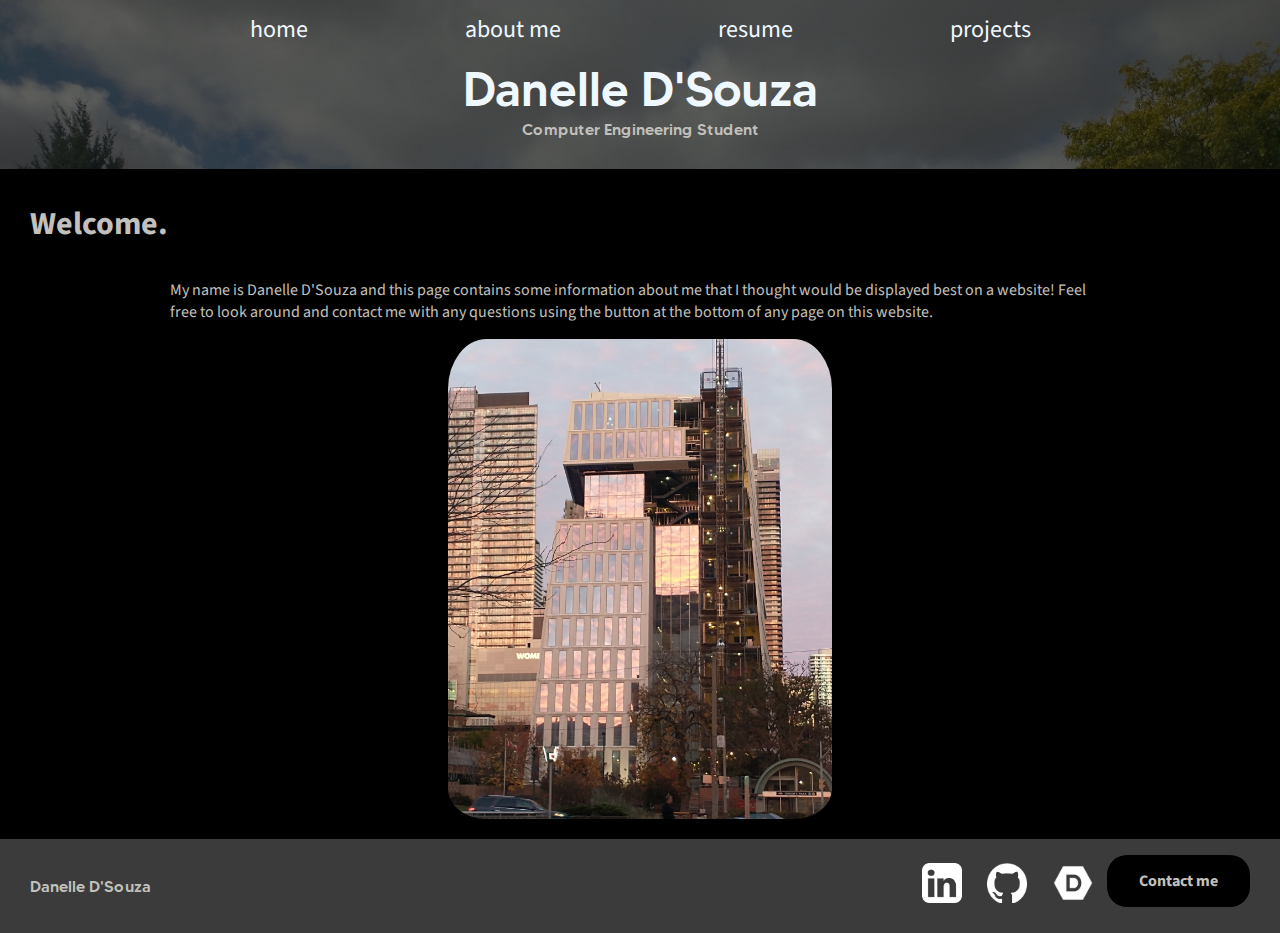
<file: index.html>
<!DOCTYPE html>

<head>
    <title>Danelle D'Souza</title>
    <link rel="icon" type="image/x-icon" href="/Images/Site_Logo_Transparent.png">
    <meta name="description"
        content="Welcome to my personal page! Here you can find my resume and the projects I'm currently working on.">
    <link rel="stylesheet" href="stylesheet.css">
</head>

<body>
    <!-- The buttons at the top of the page for navigation-->
    <header class="main-header">
        <nav class="nav main-nav">
            <ul>
                <li><a href=index.html>home</a></li>
                <li><a href=about.html>about me</a></li>
                <li><a href=resume.html>resume</a></li>
                <li><a href=projects.html>projects</a></li>
            </ul>
        </nav>
        <h1 class="title larger_title">Danelle D'Souza</h1>
        <h4 class="subtitle">Computer Engineering Student</h4>
    </header>
    <section>
        <h2 class="section_title container">Welcome.</h2>
        <p class="content container">My name is Danelle D'Souza and this page contains some information about me that I
            thought would be displayed best on a website! Feel free to look around and contact me with any questions
            using the button at the bottom of any page on this website.</p>
    </section>

    <img class="homepage-image" src="Images/Homepage.jpg">

    <footer class="main-footer">
        <div class="main-footer-container">
            <h4 class="title">Danelle D'Souza</h4>
            <ul class="footer-nav">
                <li class="nav">
                    <a href="https://www.linkedin.com/in/danelle-dsouza/" target="_blank"><img
                            src="Images/white_linkedin_logo.png" width="40" height="40" /></a>
                </li>
                <li class="nav">
                    <a href="https://github.com/dan-elle" target="_blank"> <img src="Images/github-mark-white.png"
                            width="40" height="40" /></a>
                </li>
                <li class="nav">
                    <a href="https://devpost.com/dan-yell" target="_blank" class="devpost"> <img
                            src="Images/devpost-logo.png" width="40" height="40" /></a>
                </li>
                <button class="contact-button" type="button">
                    <a class="email-link" href="mailto: danelledbd@gmail.com">Contact me</a></button>
            </ul>
        </div>
    </footer>
</body>

</html>
</file>
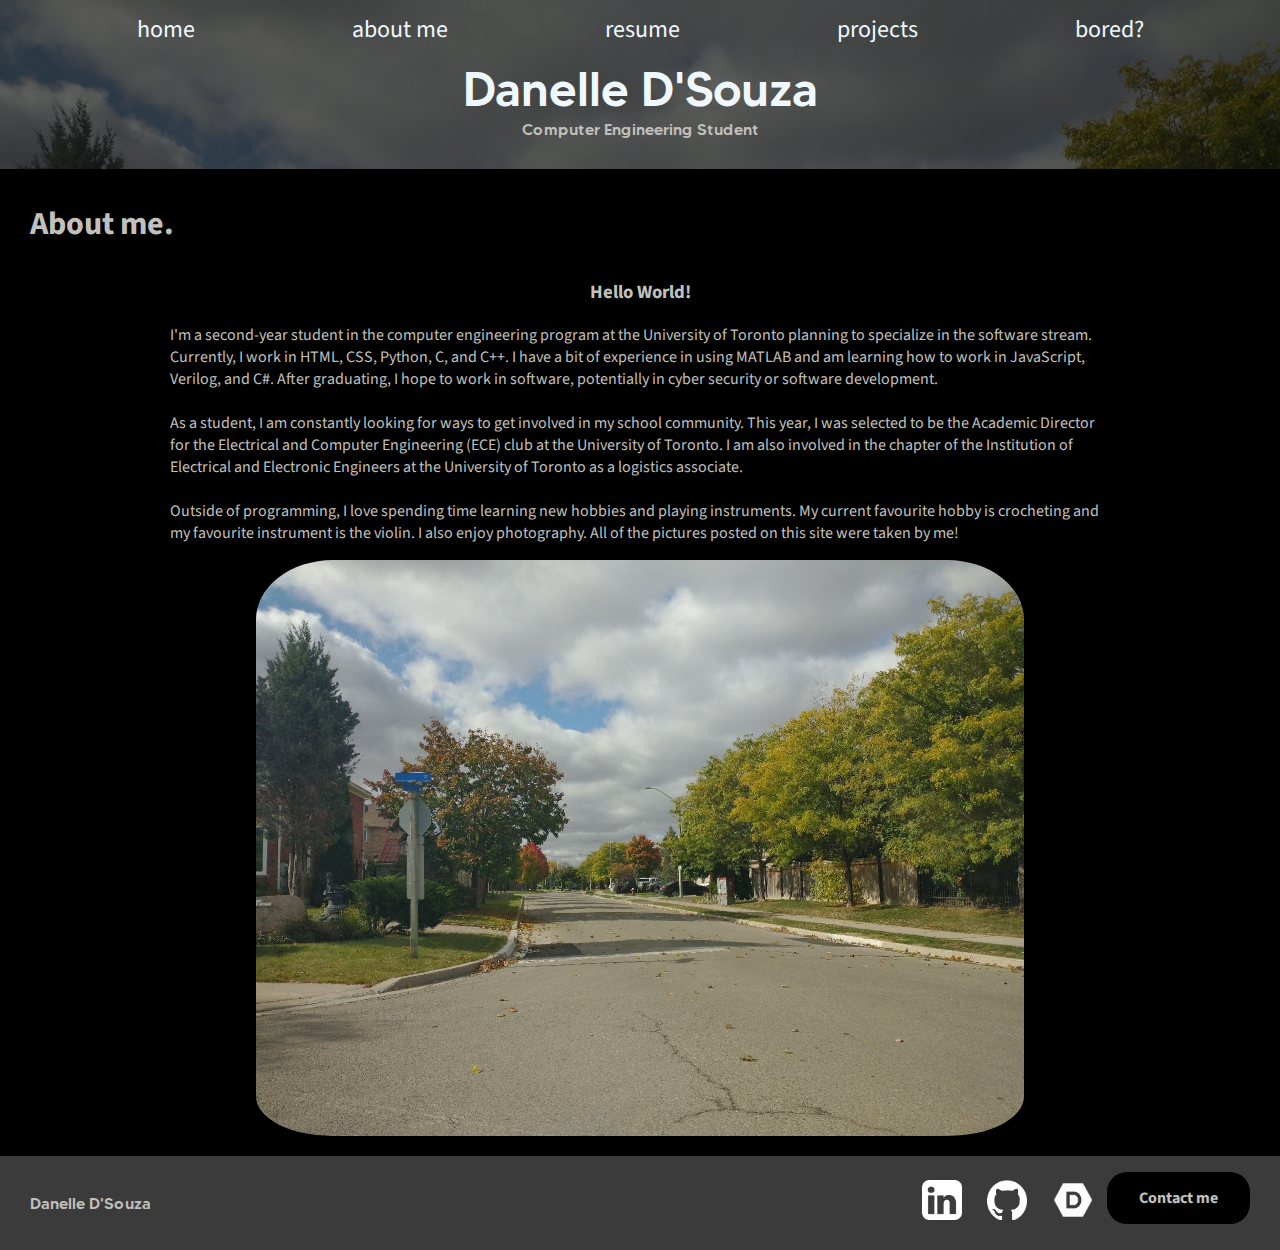
<file: about.html>
<!DOCTYPE html>

<head>
    <title>Danelle D'Souza | about me</title>
    <link rel="icon" type="image/x-icon" href="/Images/Site_Logo_Transparent.png">
    <meta name="description"
        content="Welcome to my personal page! Here you can find my resume and the projects I'm currently working on.">
    <link rel="stylesheet" href="stylesheet.css">
</head>

<body>
    <!-- The buttons at the top of the page for navigation-->
    <header class="main-header">
        <nav class="nav main-nav">
            <ul>
                <li><a href=index.html>home</a></li>
                <li><a href=about.html>about me</a></li>
                <li><a href=resume.html>resume</a></li>
                <li><a href=projects.html>projects</a></li>
                <li><a href=bored.html>bored?</a></li>
            </ul>
        </nav>
        <h1 class="title larger_title">Danelle D'Souza</h1>
        <h4 class="subtitle">Computer Engineering Student</h4>
    </header>
    <section>
        <h2 class="section_title container">About me.</h2>
        <h3 class="popout_text container">Hello World!</h3>
        <p class="content container">I'm a second-year student in the computer engineering program at the University of
            Toronto planning to specialize in the software stream. Currently, I work in HTML, CSS, Python, C, and C++. I
            have
            a bit of experience in using MATLAB and am learning how to work in JavaScript, Verilog, and C#. After
            graduating, I hope to
            work in software, potentially in cyber security or software development.<br> <br>
            As a student, I am constantly looking for ways to get involved in my school community. This year, I was
            selected to be the Academic Director for the Electrical and Computer Engineering (ECE) club at the
            University of Toronto. I am also involved in the chapter of the Institution of Electrical and Electronic
            Engineers at the University of Toronto as a logistics associate.<br> <br>
            Outside of programming, I love spending time learning new hobbies and playing instruments. My current
            favourite hobby is crocheting and my favourite instrument is the violin. I also enjoy photography. All of
            the pictures posted on this site were taken by me!</p>
        <!--Filler Image-->
        <img class="about-me-image" src="Images/Edited_Header.jpg">
    </section>
</body>

<footer class="main-footer">
    <div class="main-footer-container">
        <h4 class="title">Danelle D'Souza</h4>
        <ul class="footer-nav">
            <li class="nav">
                <a href="https://www.linkedin.com/in/danelle-dsouza/" target="_blank"><img
                        src="Images/white_linkedin_logo.png" width="40" height="40" /></a>
            </li>
            <li class="nav">
                <a href="https://github.com/dan-elle" target="_blank"> <img src="Images/github-mark-white.png"
                        width="40" height="40" /></a>
            </li>
            <li class="nav">
                <a href="https://devpost.com/dan-yell" target="_blank" class="devpost"> <img
                        src="Images/devpost-logo.png" width="40" height="40" /></a>
            </li>
            <button class="contact-button" type="button">
                <a class="email-link" href="mailto: danelledbd@gmail.com">Contact me</a></button>
        </ul>
    </div>
</footer>

</html>
</file>
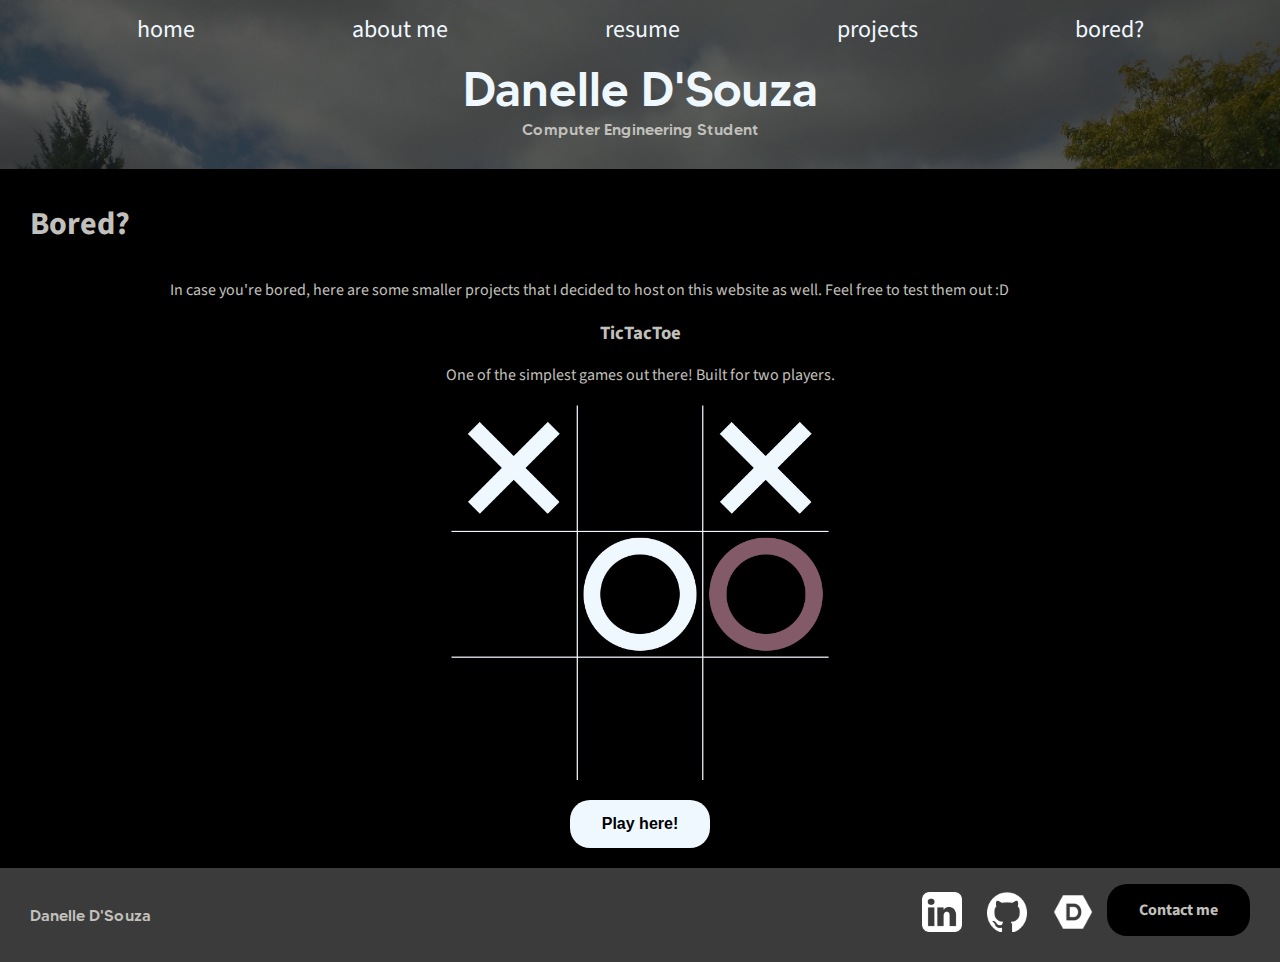
<file: bored.html>
<!DOCTYPE html>

<head>
    <title>Danelle D'Souza | bored?</title>
    <link rel="icon" type="image/x-icon" href="/Images/Site_Logo_Transparent.png">
    <meta name="description"
        content="Welcome to my personal page! Here you can find my resume and the projects I'm currently working on.">
    <meta charset="UTF-8">
    <meta name="viewport" content="width=device-width, initial-scale=1.0">
    <link rel="stylesheet" href="stylesheet.css">

</head>

<body>
    <!-- The buttons at the top of the page for navigation-->
    <header class="main-header">
        <nav class="nav main-nav">
            <ul>
                <li><a href=index.html>home</a></li>
                <li><a href=about.html>about me</a></li>
                <li><a href=resume.html>resume</a></li>
                <li><a href=projects.html>projects</a></li>
                <li><a href=bored.html>bored?</a></li>
            </ul>
        </nav>
        <h1 class="title larger_title">Danelle D'Souza</h1>
        <h4 class="subtitle">Computer Engineering Student</h4>
    </header>
    <section>
        <h2 class="section_title container">Bored?</h2>
        <p class="content container">In case you're bored, here are some smaller projects that I decided to host on this
            website as well. Feel free to test them out :D</p>
    </section>
    <section>
        <h3 class="popout_text container">TicTacToe</h3>
        <p class="content-center container">One of the simplest games out there! Built for two players.</p>
        <img class="tictactoe-image" src="Images/ticTacToe.png">
        <div class="bored-buttons-container">
            <button class="bored-buttons" type="button" onclick="window.location.href='tictactoe.html';">
                Play here!
            </button>
        </div>
    </section>

</body>
<footer class="main-footer">
    <div class="main-footer-container">
        <h4 class="title">Danelle D'Souza</h4>
        <ul class="footer-nav">
            <li class="nav">
                <a href="https://www.linkedin.com/in/danelle-dsouza/" target="_blank"><img
                        src="Images/white_linkedin_logo.png" width="40" height="40" /></a>
            </li>
            <li class="nav">
                <a href="https://github.com/dan-elle" target="_blank"> <img src="Images/github-mark-white.png"
                        width="40" height="40" /></a>
            </li>
            <li class="nav">
                <a href="https://devpost.com/dan-yell" target="_blank" class="devpost"> <img
                        src="Images/devpost-logo.png" width="40" height="40" /></a>
            </li>
            <button class="contact-button" type="button">
                <a class="email-link" href="mailto: danelledbd@gmail.com">Contact me</a></button>
        </ul>
    </div>
</footer>

</html>
</file>
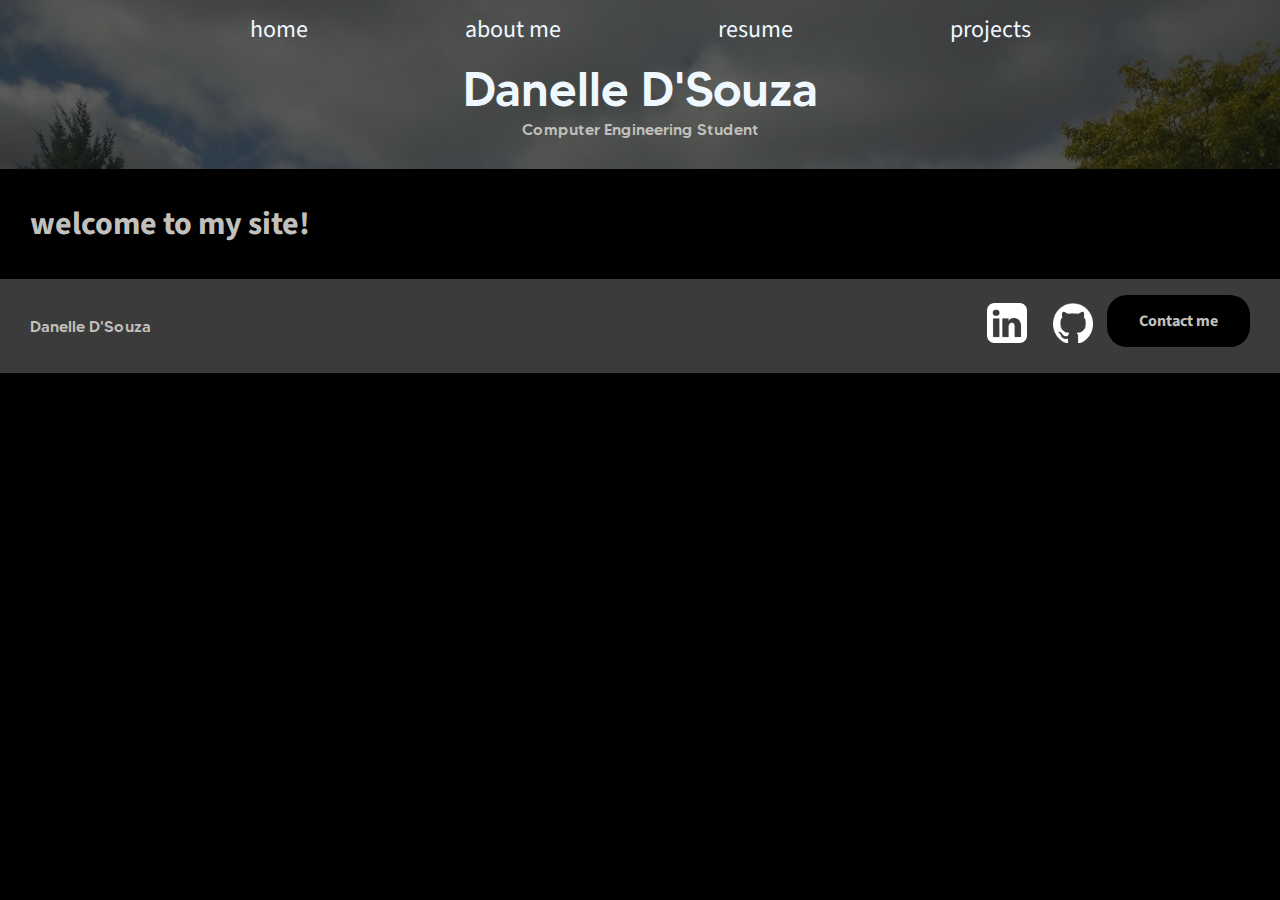
<file: homepage.html>
<!DOCTYPE html>

<head>
    <title>Danelle D'Souza</title>
    <meta name="description"
        content="Welcome to my personal page! Here you can find my resume and the projects I'm currently working on.">
    <link rel="stylesheet" href="stylesheet.css">
</head>

<body>
    <!-- The buttons at the top of the page for navigation-->
    <header class="main-header">
        <nav class="nav main-nav">
            <ul>
                <li><a href=homepage.html>home</a></li>
                <li><a href=about.html>about me</a></li>
                <li><a href=resume.html>resume</a></li>
                <li><a href=projects.html>projects</a></li>
            </ul>
        </nav>
        <h1 class="title larger_title">Danelle D'Souza</h1>
        <h4 class="subtitle">Computer Engineering Student</h4>
    </header>
    <section>
        <h2 class="section_title container">welcome to my site!</h2>
    </section>
    <!--Make sure to add your header-->
    <footer class="main-footer">
        <div class="main-footer-container">
            <h4 class="title">Danelle D'Souza</h4>
            <ul class="footer-nav">
                <li class="nav">
                    <a href="https://www.linkedin.com/in/danelle-dsouza/" target="_blank"><img
                            src="Images/white_linkedin_logo.png" width="40" height="40" /></a>
                </li>
                <li class="nav">
                    <a href="https://github.com/dan-elle" target="_blank"> <img src="Images/github-mark-white.png"
                            width="40" height="40" /></a>
                </li>
                <button class="contact-button" type="button">
                    <a class="email-link" href="mailto: danelledbd@gmail.com">Contact me</a></button>
            </ul>
        </div>
    </footer>
</body>

</html>
</file>
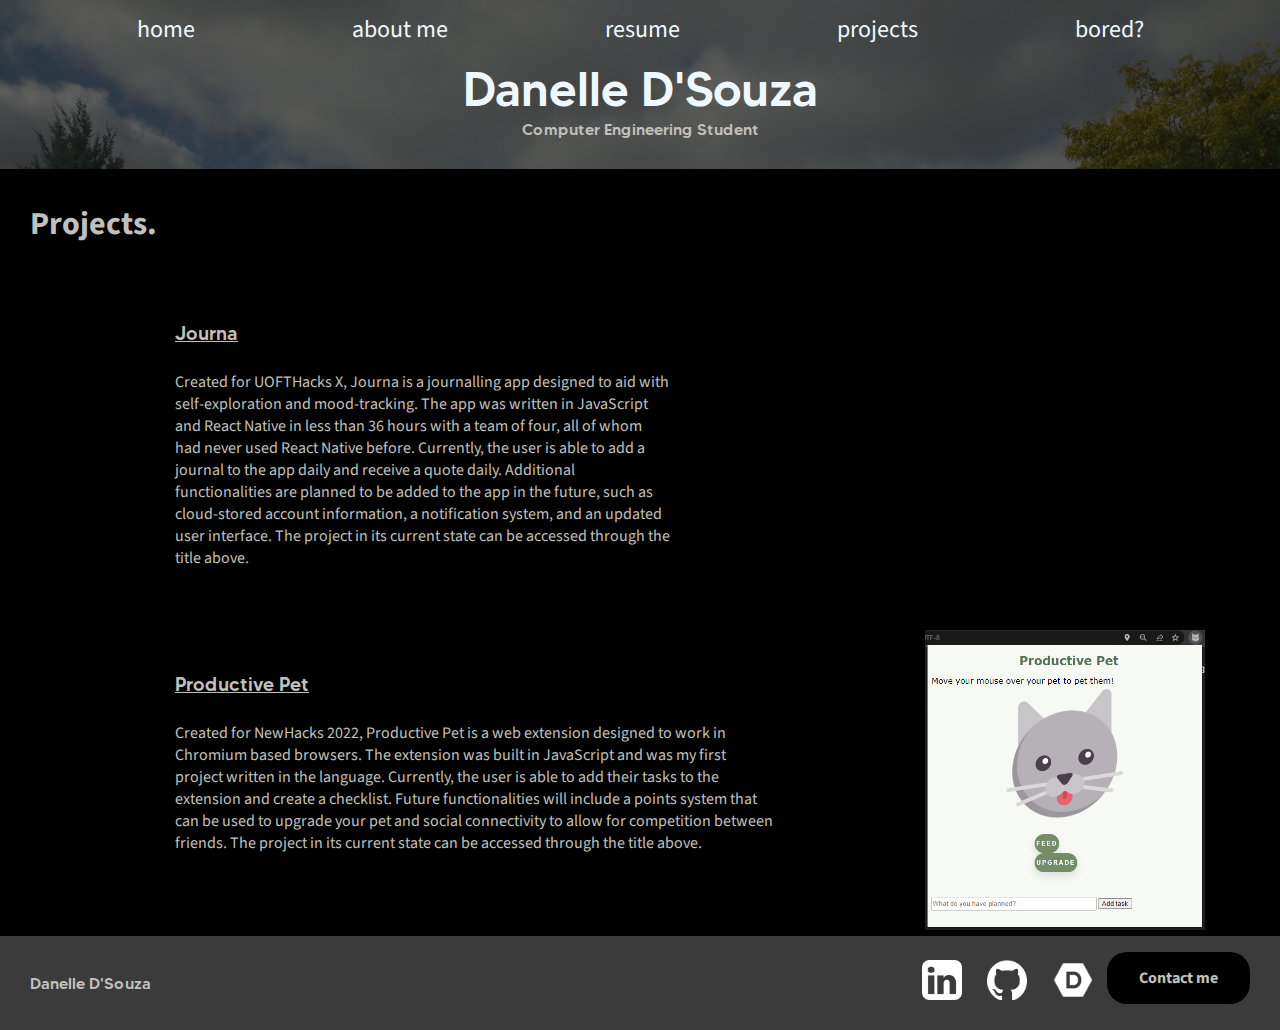
<file: projects.html>
<!DOCTYPE html>

<head>
    <title>Danelle D'Souza | projects</title>
    <link rel="icon" type="image/x-icon" href="/Images/Site_Logo_Transparent.png">
    <meta name="description"
        content="Welcome to my personal page! Here you can find my resume and the projects I'm currently working on.">
    <link rel="stylesheet" href="stylesheet.css">
</head>

<body>
    <!-- The buttons at the top of the page for navigation-->
    <header class="main-header">
        <nav class="nav main-nav">
            <ul>
                <li><a href=index.html>home</a></li>
                <li><a href=about.html>about me</a></li>
                <li><a href=resume.html>resume</a></li>
                <li><a href=projects.html>projects</a></li>
                <li><a href=bored.html>bored?</a></li>
            </ul>
        </nav>
        <h1 class="title larger_title">Danelle D'Souza</h1>
        <h4 class="subtitle">Computer Engineering Student</h4>
    </header>
    <h2 class="section_title container">Projects.</h2>
    <section class="projects">
        <div class="project_content">
            <a href="https://devpost.com/software/journa" target="_blank">
                <h4 class="project_title">Journa</h4>
            </a>
            <p>Created for UOFTHacks X, Journa is a journalling app designed to aid with
                self-exploration and mood-tracking. The app was written in JavaScript and React Native in less than 36
                hours with a team of four, all of whom had never used React Native before. Currently, the user is able
                to add a journal to the app daily and receive a quote daily. Additional functionalities are planned
                to be added to the app in the future, such as cloud-stored account information, a notification system,
                and an updated user interface. The project in its current state can be accessed through the title above.
            </p>
        </div>
        <div class="project_image">
            <iframe width="560" height="315" src="https://www.youtube-nocookie.com/embed/ZxpiiPy_fbw"
                    title="YouTube video player" frameborder="0"
                    allow="accelerometer; autoplay; clipboard-write; encrypted-media; gyroscope; picture-in-picture; web-share"
                    allowfullscreen></iframe>
        </div>
    </section>
    <section class="projects">
        <div class="project_content">
            <a href="https://devpost.com/software/journa" target="_blank">
                <h4 class="project_title">Productive Pet</h4>
            </a>
            <p>Created for NewHacks 2022, Productive Pet is a web extension designed to work in Chromium based browsers.
                The extension was built in JavaScript and was my first project written in the language. Currently, the
                user is able to add their tasks to the extension and create a checklist. Future functionalities will
                include a points system that can be used to upgrade your pet and social connectivity to allow for
                competition between friends. The project in its current state can be accessed through the title above.</p>
        </div>
        <div class="project_image project_screenshot">
            <img src="Images/productive_pet.png" height ="300">
        </div>
    </section>
</body>

<footer class="main-footer">
    <div class="main-footer-container">
        <h4 class="title">Danelle D'Souza</h4>
        <ul class="footer-nav">
            <li class="nav">
                <a href="https://www.linkedin.com/in/danelle-dsouza/" target="_blank"><img
                        src="Images/white_linkedin_logo.png" width="40" height="40" /></a>
            </li>
            <li class="nav">
                <a href="https://github.com/dan-elle" target="_blank"> <img src="Images/github-mark-white.png"
                        width="40" height="40" /></a>
            </li>
            <li class="nav">
                <a href="https://devpost.com/dan-yell" target="_blank" class="devpost"> <img
                        src="Images/devpost-logo.png" width="40" height="40" /></a>
            </li>
            <button class="contact-button" type="button">
                <a class="email-link" href="mailto: danelledbd@gmail.com">Contact me</a></button>
        </ul>
    </div>
</footer>

</html>
</file>
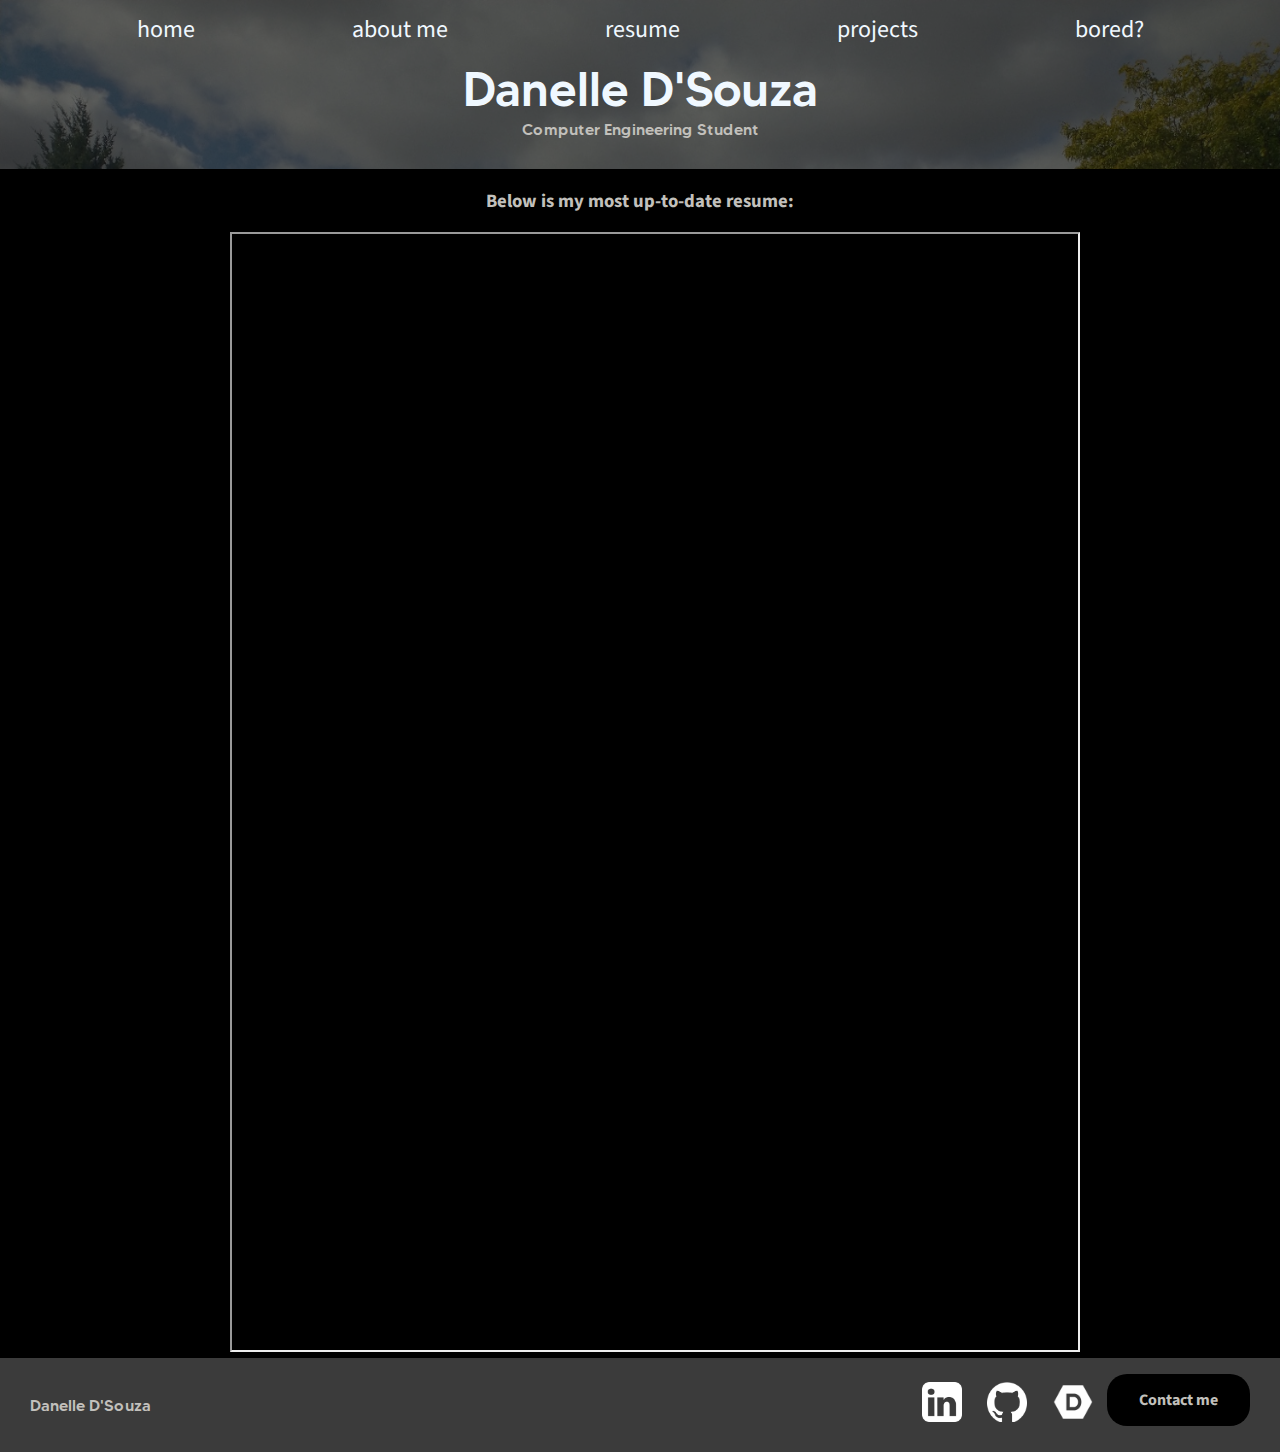
<file: resume.html>
<!DOCTYPE html>

<head>
    <title>Danelle D'Souza | resume</title>
    <link rel="icon" type="image/x-icon" href="/Images/Site_Logo_Transparent.png">
    <meta name="description"
        content="Welcome to my personal page! Here you can find my resume and the projects I'm currently working on.">
    <link rel="stylesheet" href="stylesheet.css">
</head>

<body>
    <!-- The buttons at the top of the page for navigation-->
    <header class="main-header">
        <nav class="nav main-nav">
            <ul>
                <li><a href=index.html>home</a></li>
                <li><a href=about.html>about me</a></li>
                <li><a href=resume.html>resume</a></li>
                <li><a href=projects.html>projects</a></li>
                <li><a href=bored.html>bored?</a></li>
            </ul>
        </nav>
        <h1 class="title larger_title">Danelle D'Souza</h1>
        <h4 class="subtitle">Computer Engineering Student</h4>
    </header>
    <section class="pdf-reader">
        <h3 class="popout_text container">Below is my most up-to-date resume:</h3>
        <iframe src="/Files/Danelle_D'Souza.pdf" width="850px" height="1120px"></iframe>
    </section>
</body>

<footer class="main-footer">
    <div class="main-footer-container">
        <h4 class="title">Danelle D'Souza</h4>
        <ul class="footer-nav">
            <li class="nav">
                <a href="https://www.linkedin.com/in/danelle-dsouza/" target="_blank"><img
                        src="Images/white_linkedin_logo.png" width="40" height="40" /></a>
            </li>
            <li class="nav">
                <a href="https://github.com/dan-elle" target="_blank"> <img src="Images/github-mark-white.png"
                        width="40" height="40" /></a>
            </li>
            <li class="nav">
                <a href="https://devpost.com/dan-yell" target="_blank" class="devpost"> <img
                        src="Images/devpost-logo.png" width="40" height="40" /></a>
            </li>
            <button class="contact-button" type="button">
                <a class="email-link" href="mailto: danelledbd@gmail.com">Contact me</a></button>
        </ul>
    </div>
</footer>

</html>
</file>
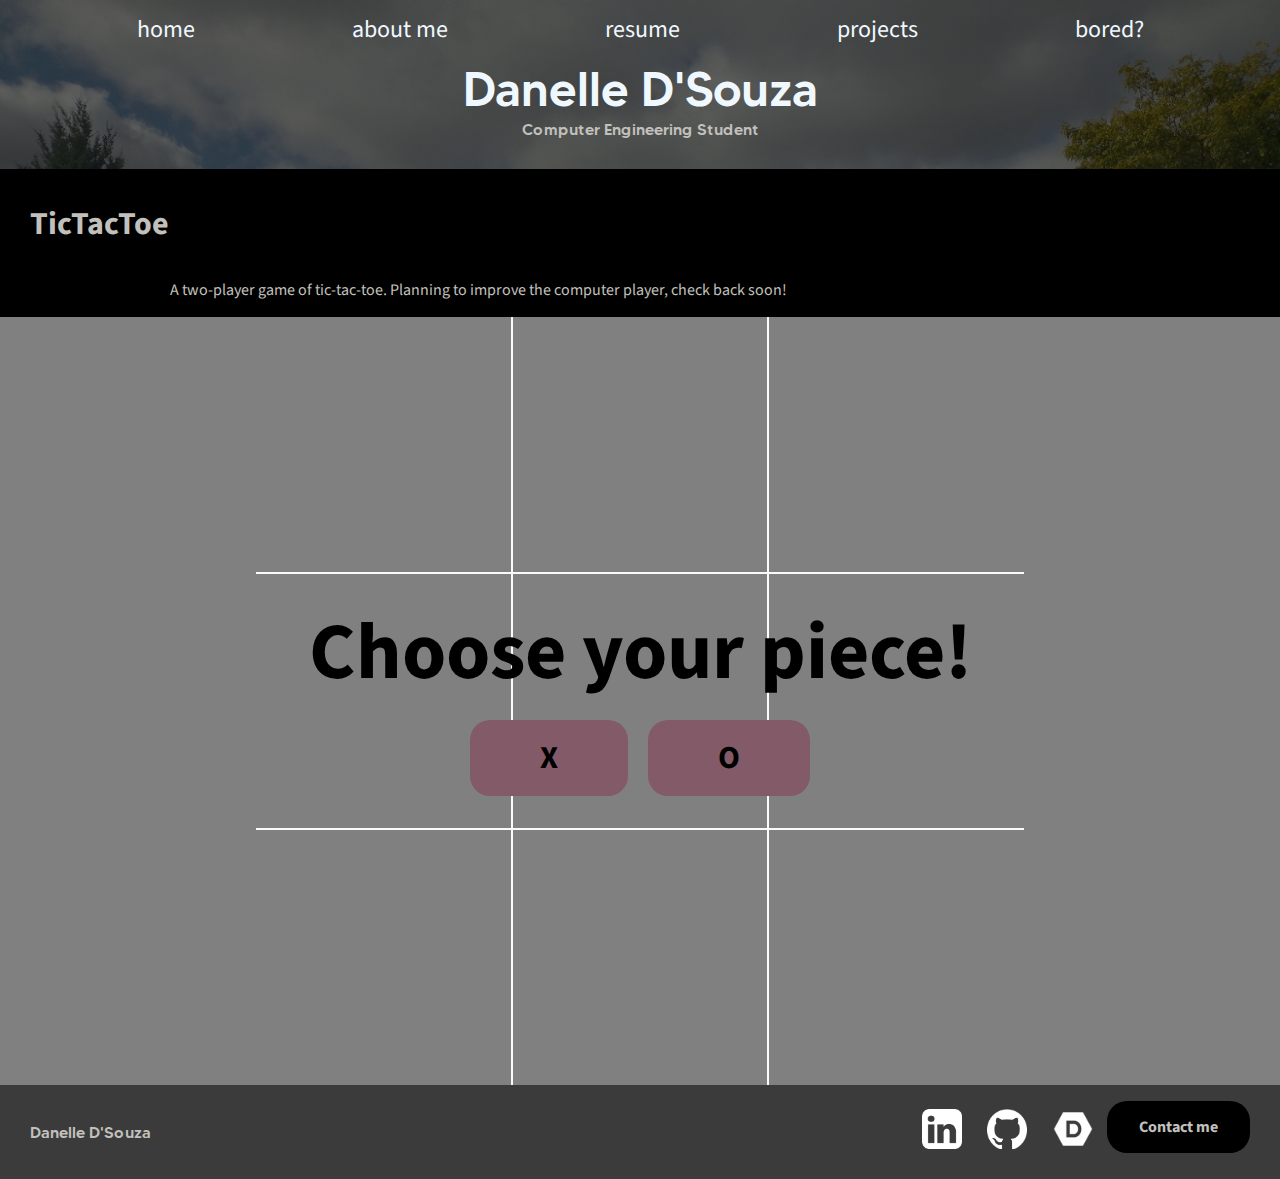
<file: tictactoe.html>
<!DOCTYPE html>

<head>
    <title>Danelle D'Souza | TicTacToe</title>
    <link rel="icon" type="image/x-icon" href="/Images/Site_Logo_Transparent.png">
    <meta name="description"
        content="Welcome to my personal page! Here you can find my resume and the projects I'm currently working on.">
    <meta charset="UTF-8">
    <meta name="viewport" content="width=device-width, initial-scale=1.0">
    <link rel="stylesheet" href="stylesheet.css">
    <link rel="stylesheet" href="ticTacToe.css">
    <script src="ticTacToe.js" defer></script>
</head>

<body>
    <!-- The buttons at the top of the page for navigation-->
    <header class="main-header">
        <nav class="nav main-nav">
            <ul>
                <li><a href=index.html>home</a></li>
                <li><a href=about.html>about me</a></li>
                <li><a href=resume.html>resume</a></li>
                <li><a href=projects.html>projects</a></li>
                <li><a href=bored.html>bored?</a></li>
            </ul>
        </nav>
        <h1 class="title larger_title">Danelle D'Souza</h1>
        <h4 class="subtitle">Computer Engineering Student</h4>
    </header>
    <section>
        <h2 class="section_title container">TicTacToe</h2>
        <p class="content container">A two-player game of tic-tac-toe. Planning to improve the computer player, check
            back
            soon!</p>
    </section>
    <section class="game">
        <div class="board" id="board">
            <div class="cell" data-cell></div>
            <div class="cell" data-cell></div>
            <div class="cell" data-cell></div>
            <div class="cell" data-cell></div>
            <div class="cell" data-cell></div>
            <div class="cell" data-cell></div>
            <div class="cell" data-cell></div>
            <div class="cell" data-cell></div>
            <div class="cell" data-cell></div>
        </div>
        <div class="win-message" id="winMessage">
            <!-- try to get rid of the inline style in the future -->
            <div data-win-message-text style="color: rgb(101, 34, 56);">X player wins!</div>
            <button class="restart-button" id="restartButton">Play again!</button>
        </div>
        <div class="player-piece-choice" id="playerPieceChoice">Choose your piece!
            <div class="player-piece-choice-container">
                <button class="player-piece-choice-button" id="xButton">X</button>
                <button class="player-piece-choice-button" id="oButton">O</button>
            </div>
        </div>

    </section>


</body>

<footer class="main-footer">
    <div class="main-footer-container">
        <h4 class="title">Danelle D'Souza</h4>
        <ul class="footer-nav">
            <li class="nav">
                <a href="https://www.linkedin.com/in/danelle-dsouza/" target="_blank"><img
                        src="Images/white_linkedin_logo.png" width="40" height="40" /></a>
            </li>
            <li class="nav">
                <a href="https://github.com/dan-elle" target="_blank"> <img src="Images/github-mark-white.png"
                        width="40" height="40" /></a>
            </li>
            <li class="nav">
                <a href="https://devpost.com/dan-yell" target="_blank" class="devpost"> <img
                        src="Images/devpost-logo.png" width="40" height="40" /></a>
            </li>
            <button class="contact-button" type="button">
                <a class="email-link" href="mailto: danelledbd@gmail.com">Contact me</a></button>
        </ul>
    </div>
</footer>

</html>
</file>
<file: stylesheet.css>
@import url("https://fonts.googleapis.com/css2?family=Source+Sans+Pro&display=swap");

@font-face {
    font-family: Tommy;
    src: url("Fonts/MADETOMMY-Medium.ttf")
}

a,
button {
    color: initial;
}

*:not(.bored-buttons) {
    box-sizing: border-box;
    font-family: 'Source Sans Pro', sans-serif;
    color: #c2c0bc;
}

/*general page set up*/
html {
    background-color: black;
}

html,
body {
    margin: 0;
    padding: 0;
}

/* navigation pane */
.nav ul {
    padding: 0;
    margin: 0;
}

.nav li {
    display: inline;
}

/*header elements cannot have padding on top or bottom, em = measurement based on font*/
.nav a {
    display: inline-block;
    padding: 0.5em;
    color: aliceblue;
    text-decoration: none;
}

.nav a:hover {
    background-color: rgba(0, 0, 0, 0.35);
    border-radius: 20px;
}

.main-nav {
    text-align: center;
    font-size: 1.5em;
}

.main-nav li {
    padding: 0 5%;
}


.main-header {
    background-color: rgba(0, 0, 0, 0.6);
    background-image: url("Images/Header.jpg");
    background-blend-mode: multiply;
    background-size: cover;
    padding-bottom: 30px;
}

/*text formatting*/
.title {
    text-align: center;
    margin: 0;
    font-family: Tommy;
    font-weight: normal;
}

.subtitle {
    text-align: center;
    margin: 0;
    font-family: Tommy;
    font-weight: normal;
    font-size: 1em;
}

.larger_title {
    font-size: 3em;
    color: aliceblue;
}

.container {
    padding: 0 30px;
    max-width: 1300px;
}

.section_title {
    margin: 1em auto;
    color: #c2c0bc;
    font-size: 2em;
}

.popout_text {
    margin: 1em auto;
    text-align: center;
    font-weight: 2000;
}

.content {
    margin: 1em auto;
    max-width: 1000px;

}

.content-center {
    text-align: center;
}

.project_title {
    text-align: left;
    font-family: Tommy;
    font-weight: normal;
    font-size: larger;
}

.projects {
    display: flex;
}

.project_content {
    margin: 1em auto;
    max-width: 600px;
    text-align: left;
    margin-left: 175px;
}

.project_image {
    margin-right: 50px;
    margin-left: auto;
    margin-bottom: 30px;
}

.project_screenshot {
    margin: auto;
    display: block;
}

.boredProject {
    display: flex;
}

.pdf-reader {
    width: 820px;
    margin-left: auto;
    margin-right: auto;
}

.homepage-image {
    width: 30%;
    height: 500px;
    object-fit: cover;
    object-position: 100% 0;
    margin: auto;
    display: block;
    /*curving edges of image*/
    border-radius: 10%;
    padding-bottom: 20px;
}

.about-me-image {
    width: 60%;
    margin: auto;
    display: block;
    /*curving edges of image*/
    border-radius: 10%;
    padding-bottom: 20px;
}

/*footer*/
.main-footer {
    background-color: #3b3b3b;
}

.main-footer-container {
    display: flex;
    align-items: center;
    padding: 0 30px;

}

.main-footer-container ul {
    flex-grow: 1;
    text-align: end;

}

.footer-nav li {
    padding: 0 0.2em;
    display: inline-block;
    text-decoration: none;
}

.contact-button {
    text-decoration: none;
    background-color: rgb(0, 0, 0);
    border: none;
    padding: 15px 32px;
    text-align: center;
    display: inline-block;
    font-size: 16px;
    vertical-align: top;
    font-weight: bold;
    border-radius: 20px;
}

.contact-button:hover {
    background-color: rgba(0, 0, 0, 0.35);
}

.email-link {
    text-decoration: none;
}

.devpost {
    filter: invert();
}

.bored-buttons {
    text-decoration: none;
    background-color: rgb(240, 248, 255);
    border: none;
    padding: 15px 32px;
    text-align: center;
    display: inline-block;
    font-size: 16px;
    vertical-align: top;
    font-weight: bold;
    border-radius: 20px;
    margin-top: 20px;
    margin-bottom: 20px;
    color: black;
}

.bored-buttons:hover {
    background-color: rgba(240, 248, 255, 0.35);
}

.bored-buttons-container {
    position: relative;
    text-align: center;
}

.tictactoe-image {
    width: 30%;
    object-fit: cover;
    object-position: 100% 0;
    margin: auto;
    display: block;
}
</file>
<file: ticTacToe.css>
*,
*::after,
*::before {
    box-sizing: border-box;
}

:root {
    --CELLDIMENSIONS: 20vw;
    --GAMEPIECESIZE: calc(var(--CELLDIMENSIONS)*0.9);
}


/* main board */

.board {
    width: 100vw -1px;
    height: 100vh - 1px;
    display: grid;
    justify-content: center;
    justify-items: center;
    align-items: center;
    align-content: center;
    grid-template-columns: repeat(3, auto);
}

.cell {
    width: var(--CELLDIMENSIONS);
    height: var(--CELLDIMENSIONS);
    border: 1px solid aliceblue;
    display: flex;
    justify-content: center;
    align-items: center;
    position: relative;
    cursor: pointer;
}


.cell:nth-child(-n+3) {
    border-top: none;
}

.cell:nth-child(3n + 1) {
    border-left: none;
}

.cell:nth-child(3n + 3) {
    border-right: none;
}

.cell:nth-child(n+7) {
    border-bottom: none;
}

/* gamepieces */

.cell.x,
.cell.o {
    cursor: not-allowed;
}

.cell.x::before,
.cell.x::after,
.cell.o::before {
    background-color: aliceblue;
}

.board.x .cell:not(.x):not(.o):hover::before,
.board.x .cell:not(.x):not(.o):hover::after,
.board.o .cell:not(.x):not(.o):hover::before {
    background-color: rgb(131, 90, 104);
}

.cell.x::before,
.cell.x::after,
.board.x .cell:not(.x):not(.o):hover::before,
.board.x .cell:not(.x):not(.o):hover::after {
    content: '';
    position: absolute;
    width: calc(var(--GAMEPIECESIZE)*0.15);
    height: var(--GAMEPIECESIZE);
}

.cell.x::before,
.board.x .cell:not(.x):not(.o):hover::before {
    transform: rotate(45deg);
}

.cell.x::after,
.board.x .cell:not(.x):not(.o):hover::after {
    transform: rotate(-45deg);
}

.cell.o::before,
.cell.o::after,
.board.o .cell:not(.x):not(.o):hover::before,
.board.o .cell:not(.x):not(.o):hover::after {
    content: '';
    position: absolute;
    border-radius: 50%;
}

.cell.o::before,
.board.o .cell:not(.x):not(.o):hover::before {
    width: var(--GAMEPIECESIZE);
    height: var(--GAMEPIECESIZE);
}

.cell.o::after,
.board.o .cell:not(.x):not(.o):hover::after {
    width: calc(var(--GAMEPIECESIZE)*0.7);
    height: calc(var(--GAMEPIECESIZE)*0.7);
    background-color: black;
}

/* winning page*/

.game {
    position: relative;
}

.game .win-message {
    text-decoration: none;
    color: black;
    display: none;
    position: absolute;
    top: 0;
    left: 0;
    right: 0;
    bottom: 0;
    justify-content: center;
    align-items: center;
    background-color: rgba(255, 255, 255, 0.5);
    flex-direction: column;
    font-size: 5rem;
    font-weight: bold;
}

.game .restart-button {
    text-decoration: none;
    color: black;
    background-color: rgb(131, 90, 104);
    border: none;
    border-radius: 20px;
    padding: 15px 32px;
    text-align: center;
    display: inline-block;
    font-size: 2rem;
    vertical-align: top;
    font-weight: bold;
}

.game .restart-button:hover {
    background-color: rgb(207, 135, 160)
}

/* hide the winning page when it's not needed */
.win-message.show {
    display: flex;
}

.game .player-piece-choice {
    text-decoration: none;
    color: black;
    display: none;
    position: absolute;
    top: 0;
    left: 0;
    right: 0;
    bottom: 0;
    justify-content: center;
    align-items: center;
    background-color: rgba(255, 255, 255, 0.5);
    flex-direction: column;
    font-size: 5rem;
    font-weight: bold;
}

.game .player-piece-choice-container {
    display: flex;
    flex-direction: row;
    justify-content: center;
    align-items: center;
}

.game .player-piece-choice-button {
    text-decoration: none;
    color: black;
    background-color: rgb(131, 90, 104);
    border: none;
    border-radius: 20px;
    padding: 15px 70px;
    text-align: center;
    display: inline-block;
    font-size: 2rem;
    vertical-align: top;
    font-weight: bold;
    margin: 10px;
}

.game .player-piece-choice-button:hover {
    background-color: rgb(207, 135, 160)
}

.player-piece-choice.show {
    display: flex;
}
</file>
